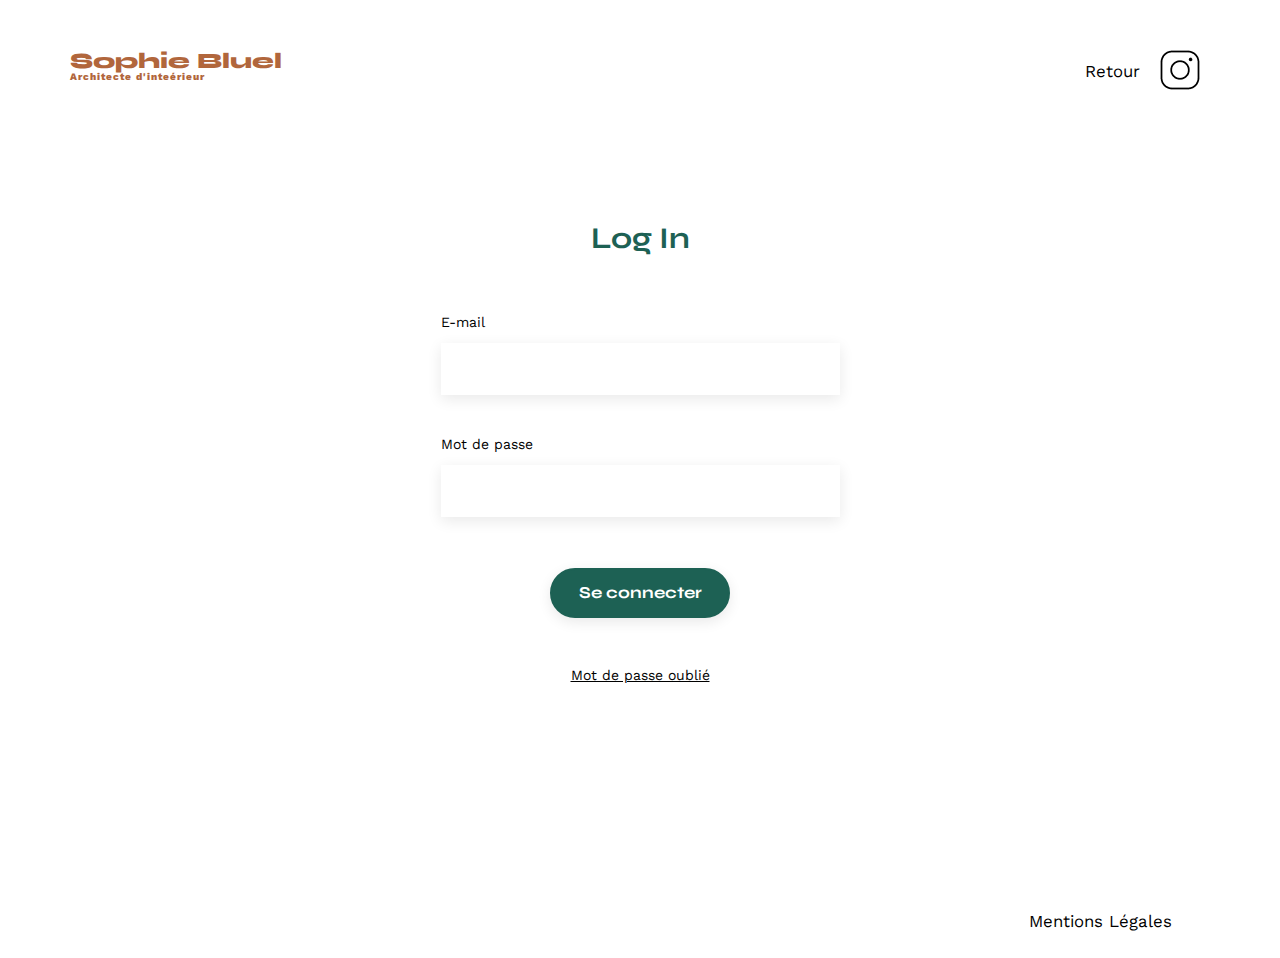
<file: Portfolio-architecte-sophie-bluel-master/FrontEnd/login.html>
<!DOCTYPE html>
<html lang="fr">
<head>
    <meta charset="UTF-8">
    <title>Sophie Bluel - Architecte d'intérieur</title>
    <meta name="viewport" content="width=device-width, initial-scale=1.0">
    <link rel="preconnect" href="https://fonts.googleapis.com">
    <link rel="preconnect" href="https://fonts.gstatic.com" crossorigin>
    <link href="https://fonts.googleapis.com/css2?family=Syne:wght@700;800&family=Work+Sans&display=swap" rel="stylesheet">
    <meta name="description" content="">
    <link rel="stylesheet" href="./assets/style.css">
</head>
<body>
<header>
    <a href="index.html">
        <h1>Sophie Bluel <span>Architecte d'inteérieur</span></h1>
    </a>
    <nav>
        <ul>
            <a href="index.html">
                <li>Retour</li>
            </a>
            <li><img src="./assets/icons/instagram.png" alt="Instagram"></li>
        </ul>
    </nav>
</header>
<main>
    <section class="login">
        <h2>Log In</h2>
        <div class="login-already-logged-error">
        </div>
        <form action="" method="" class="login-form" onsubmit="return false">
            <label for="email">E-mail</label>
            <input type="email" name="email" id="email" required>
            <div class="login-mail-error">
            </div>
            <label for="password">Mot de passe</label>
            <input type="password" name="password" id="password" required>
            <div class="login-password-error">
            </div>
            <input type="submit" value="Se connecter" id="submit">
        </form>
        <a href="">Mot de passe oublié</a>
    </section>
</main>

<footer>
    <nav>
        <ul>
            <li>Mentions Légales</li>
        </ul>
    </nav>
</footer>
<script src="./scripts/elementHtml.js"></script>
<script src="./scripts/user.js"></script>
<script src="./scripts/login.js"></script>
</body>
</html>
</file>
<file: Portfolio-architecte-sophie-bluel-master/FrontEnd/assets/style.css>
/* http://meyerweb.com/eric/tools/css/reset/
   v2.0 | 20110126
   License: none (public domain)
*/

html, body, div, span, applet, object, iframe,
h1, h2, h3, h4, h5, h6, p, blockquote, pre,
a, abbr, acronym, address, big, cite, code,
del, dfn, em, img, ins, kbd, q, s, samp,
small, strike, strong, sub, sup, tt, var,
b, u, i, center,
dl, dt, dd, ol, ul, li,
fieldset, form, label, legend,
table, caption, tbody, tfoot, thead, tr, th, td,
article, aside, canvas, details, embed,
figure, figcaption, footer, header, hgroup,
menu, nav, output, ruby, section, summary,
time, mark, audio, video {
	margin: 0;
	padding: 0;
	border: 0;
	font-size: 100%;
	font: inherit;
	vertical-align: baseline;
}
/* HTML5 display-role reset for older browsers */
article, aside, details, figcaption, figure,
footer, header, hgroup, menu, nav, section {
	display: block;
}
body {
	line-height: 1;
}
ol, ul {
	list-style: none;
}
blockquote, q {
	quotes: none;
}
blockquote:before, blockquote:after,
q:before, q:after {
	content: '';
	content: none;
}
table {
	border-collapse: collapse;
	border-spacing: 0;
}
a {
	text-decoration: none;
	cursor: pointer;
	color: black;
}
a:hover {
	color: #B1663C;
}

/** end reset css**/
body {
	max-width: 1140px;
	margin:auto;
	font-family: 'Work Sans' ;
	font-size: 14px;
}
header {
	display: flex;
	justify-content: space-between;
	margin: 50px 0
}
section {
	margin: 50px 0
}

h1{
	display: flex;
	flex-direction: column;
	font-family: 'Syne';
	font-size: 22px;
	font-weight: 800;
	color: #B1663C
}

h1 > span {
	font-family: 'Work Sans';
	font-size:10px;
	letter-spacing: 0.1em;
;
}

h2{
	font-family: 'Syne';
	font-weight: 700;
	font-size: 30px;
	color: #1D6154
}
nav ul {
	display: flex;
	align-items: center;
	list-style-type: none;

}
nav li {
	padding: 0 10px;
	font-size: 1.2em;
}

li:hover {
	color: #B1663C;
}
#introduction {
	display: flex;
	align-items: center;
}
#introduction figure {
	flex: 1
}
#introduction img {
	display: block;
	margin: auto;
	width: 80%;
}

#introduction article {
	flex: 1
}
#introduction h2 {
	margin-bottom: 1em;
}

#introduction p {
	margin-bottom: 0.5em;
}
#portfolio h2 {
	text-align: center;
	margin-bottom: 1em;
}
.gallery {
	width: 100%;
	display: grid;
	grid-template-columns: 1fr 1fr 1fr;
	grid-column-gap: 20px;
	grid-row-gap: 20px;
}

.gallery img {
	width: 100%;

}
#contact {
	width: 50%;
	margin: auto;
}
#contact > * {
	text-align: center;

}
#contact h2{
	margin-bottom: 20px;
}
#contact form {
	text-align: left;
	margin-top:30px;
	display: flex;
	flex-direction: column;
}

#contact input {
	height: 50px;
	font-size: 1.2em;
	border: none;
	box-shadow: 0px 4px 14px rgba(0, 0, 0, 0.09);
}
#contact label {
	margin: 2em 0 1em 0;
}
#contact textarea {
	border: none;
	box-shadow: 0px 4px 14px rgba(0, 0, 0, 0.09);
}

input[type="submit"]{
	font-family: 'Syne';
	font-weight: 700;
	color: white;
	background-color: #1D6154;
	margin : 2em auto ;
	width: 180px;
	text-align: center;
	border-radius: 60px ;
}

footer nav ul {
	display: flex;
	justify-content: flex-end;
	margin: 2em
}


.error {
	grid-column: 2;
	margin: 30px 0;
	text-align: center;
	font-size: 1rem;
}

.filters {
	display: flex;
	justify-content: center;
	margin: 40px 0;
}

.filter-btn {
	font-family: "Syne";
	padding: 10px 20px;
	margin: 0 15px;
	border: 1px solid #1D6154;
	border-radius: 25px;
	color: #1D6154;
	background-color: white;
	font-size: 16px;
	font-weight: 700;
	cursor: pointer;
	transition: all 0.5s ease;
}

.filter-btn-active {
	color: white;
	background-color: #1D6154;
}

/* ### LOGIN ###*/

#login {
	cursor: pointer;
}

.login {
	display: flex;
	flex-direction: column;
	justify-content: center;
	align-items: center;
	height: 80vh;
}

.login a {
	text-decoration: underline;
	margin-bottom: 100px;
}

.login-form {
	display: flex;
	flex-direction: column;
	margin-top: 20px;
	width: 35%;
}

.login-form input {
	height: 50px;
	font-size: 1.2em;
	border: none;
	box-shadow: 0px 4px 14px rgba(0, 0, 0, 0.09);
}

.login-form label {
	margin: 3em 0 1em 0;
}

.login-form textarea {
	box-shadow: 0px 4px 14px rgba(0, 0, 0, 0.09);
}

.login-form input[type=submit] {
	font-family: "Syne";
	font-weight: 700;
	color: white;
	background-color: #1D6154;
	border: 2px solid #1D6154;
	margin: 3em auto;
	width: 180px;
	text-align: center;
	border-radius: 60px;
	transition: all 0.5s ease;
}

.admin-rod {
	position: fixed;
	right: 0;
	top: 0;
	display: flex;
	justify-content: center;
	align-items: center;
	width: 100%;
	height: 40px;
	background-color: black;
}

.admin-rod div, .admin-rod a {
	font-family: "Work Sans";
	font-weight: 550;
	color: white;
	border-radius: 60px;
	padding: 5px 15px;
	margin: 0 -10px;
	border: none;
	transition: all 0.2s ease;
}

.portfolio-title {
	display: flex;
	justify-content: center;
	align-items: baseline;
}

.portfolio-title div i {
	margin-left: 15px;
}

.js-modale {
	text-decoration: none;
	cursor: pointer;
	font-family: "Work Sans";
	font-weight: 400;
	font-size: 14px;
}

/* ### MODALE GALLERY ###*/
#modale {
	position: fixed;
	top: 0;
	left: 0;
	display: none;
	width: 100%;
	height: 100%;
	background-color: rgba(0, 0, 0, 0.7);
}

.modale-wrapper {
	display: flex;
	flex-direction: column;
	width: 675px;
	height: 688px;
	padding: 30px;
	background-color: white;
}

.js-modale-close {
	display: flex;
	justify-content: flex-end;
	cursor: pointer;
}

.modale-wrapper h2 {
	display: flex;
	justify-content: center;
	margin: 20px 0 15px 0;
}

.js-modale-btn {
	display: flex;
	justify-content: center;
	align-items: center;
	font-family: "Syne";
	font-weight: 700;
	color: white;
	background-color: #1D6154;
	border: 2px solid #1D6154;
	margin: 30px auto;
	height: 50px;
	width: 250px;
	border-radius: 60px;
}

.modale-div-add-btn {
	border-top: 1px solid black;
	margin: 40px auto 0px auto;
	width: 80%;
}

.modale-gallery {
	display: flex;
	align-content: flex-start;
	justify-content: center;
	flex-wrap: wrap;
	width: 90%;
	margin: 40px auto;
	height: 400px;
}

.gallery-item-modale {
	display: flex;
	flex-direction: column;
	margin: 0 5px;
	width: 95px;
}

.gallery-item-modale img {
	width: 95px;
	height: 120px;
	-o-object-fit: cover;
	object-fit: cover;
	margin-bottom: 5px;
}

.js-delete-work {
	position: relative;
	cursor: pointer;
	color: white;
	background-color: black;
	padding: 5px;
	border-radius: 20%;
	bottom: 116px;
	left: 62px;
	width: 13px;
	height: 14px;
}

.hidden {
	display: none;
}

/* ### MODALE AJOUT ###*/
.modale-projet-logo {
	display: flex;
	justify-content: space-between;
	align-items: center;
}

.modale-projet-form {
	display: flex;
	flex-direction: column;
	align-items: center;
}

.form-group-photo {
	display: flex;
	flex-direction: column;
	justify-content: center;
	align-items: center;
	background-color: #E8F1F7;
	width: 500px;
	height: 200px;
	border-radius: 10px;
}

.form-group-photo i {
	color: #306685;
	font-size: 90px;
	font-weight: 100;
	margin: 20px;
	margin-top: -10px;
}

.form-group-photo input {
	display: none;
}

.form-group-photo label {
	font-family: "Work Sans";
	display: flex;
	justify-content: center;
	align-items: center;
	width: 200px;
	height: 40px;
	background-color: #CBD6DC;
	color: #306685;
	border-radius: 50px;
	cursor: pointer;
	margin-top: -10px;
}

.form-group-photo p {
	margin-top: 5px;
}

.form-group-photo-img {
	width: 30%;
	object-fit: cover;
	margin-bottom: -1px;
}

.form-group-title {
	display: flex;
	flex-direction: column;
	width: 500px;
}

.form-group-title input {
	height: 50px;
	font-size: 1.2em;
	border: none;
	box-shadow: 0px 4px 14px rgba(0, 0, 0, 0.09);
}

.form-group-title label {
	margin: 22px 0 7px 0;
}

.form-group-id {
	display: flex;
	flex-direction: column;
	width: 500px;
}

.form-group-id select {
	height: 50px;
	font-size: 1.2em;
	border: none;
	box-shadow: 0px 4px 14px rgba(0, 0, 0, 0.09);
	margin-bottom: 39px;
}

.form-group-id label {
	margin: 3em 0 1em 0;
}

#modale-validate-add-btn {
	font-family: "Syne";
	font-weight: 700;
	color: white;
	background-color: grey;
	border: 2px solid grey;
	margin: 30px auto;
	height: 54px;
	width: 255px;
	border-radius: 60px;
	cursor: pointer;
}

#modale-validate-add-btn:hover {
	color: #B1663C;
}

.add-image {
	display: flex;
	flex-direction: column;
	justify-content: center;
	align-items: center;
}

.add-image-preview {
	display: flex;
	flex-direction: column;
	justify-content: center;
	align-items: center;
}
</file>
